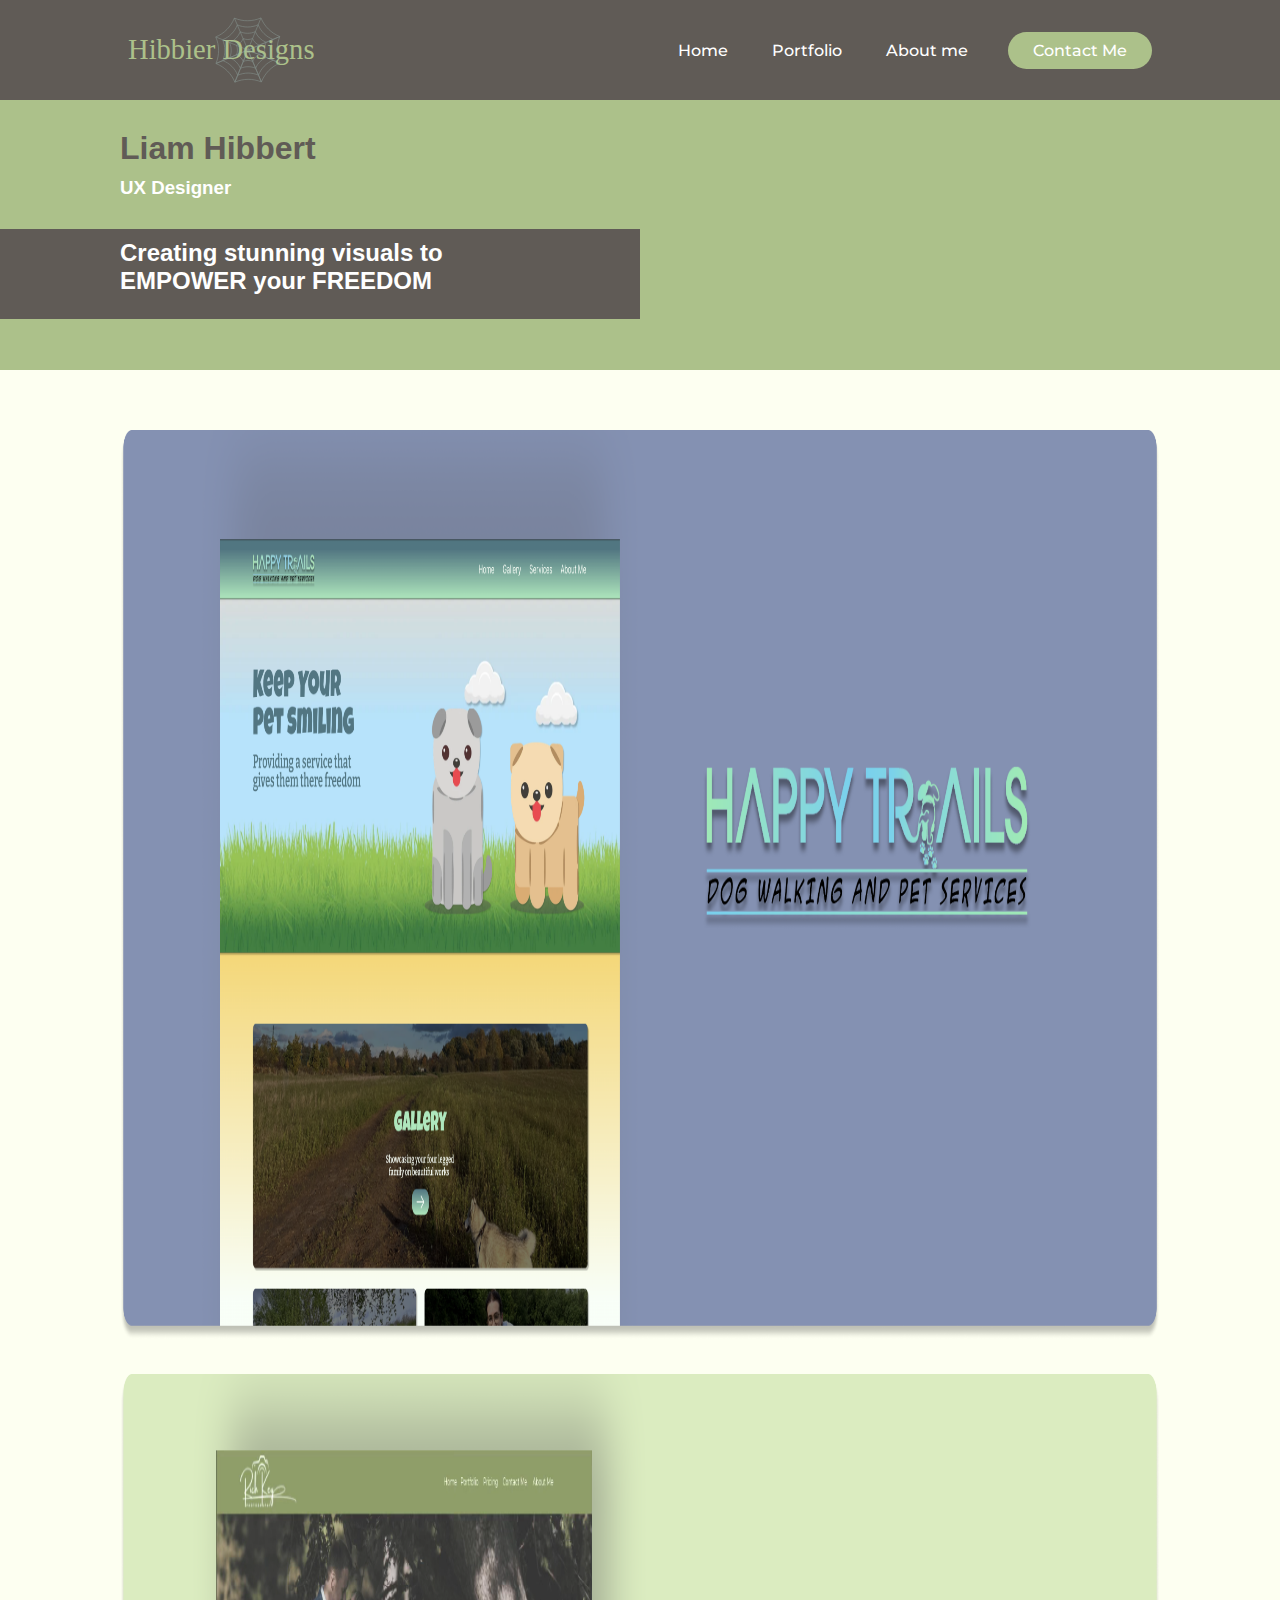
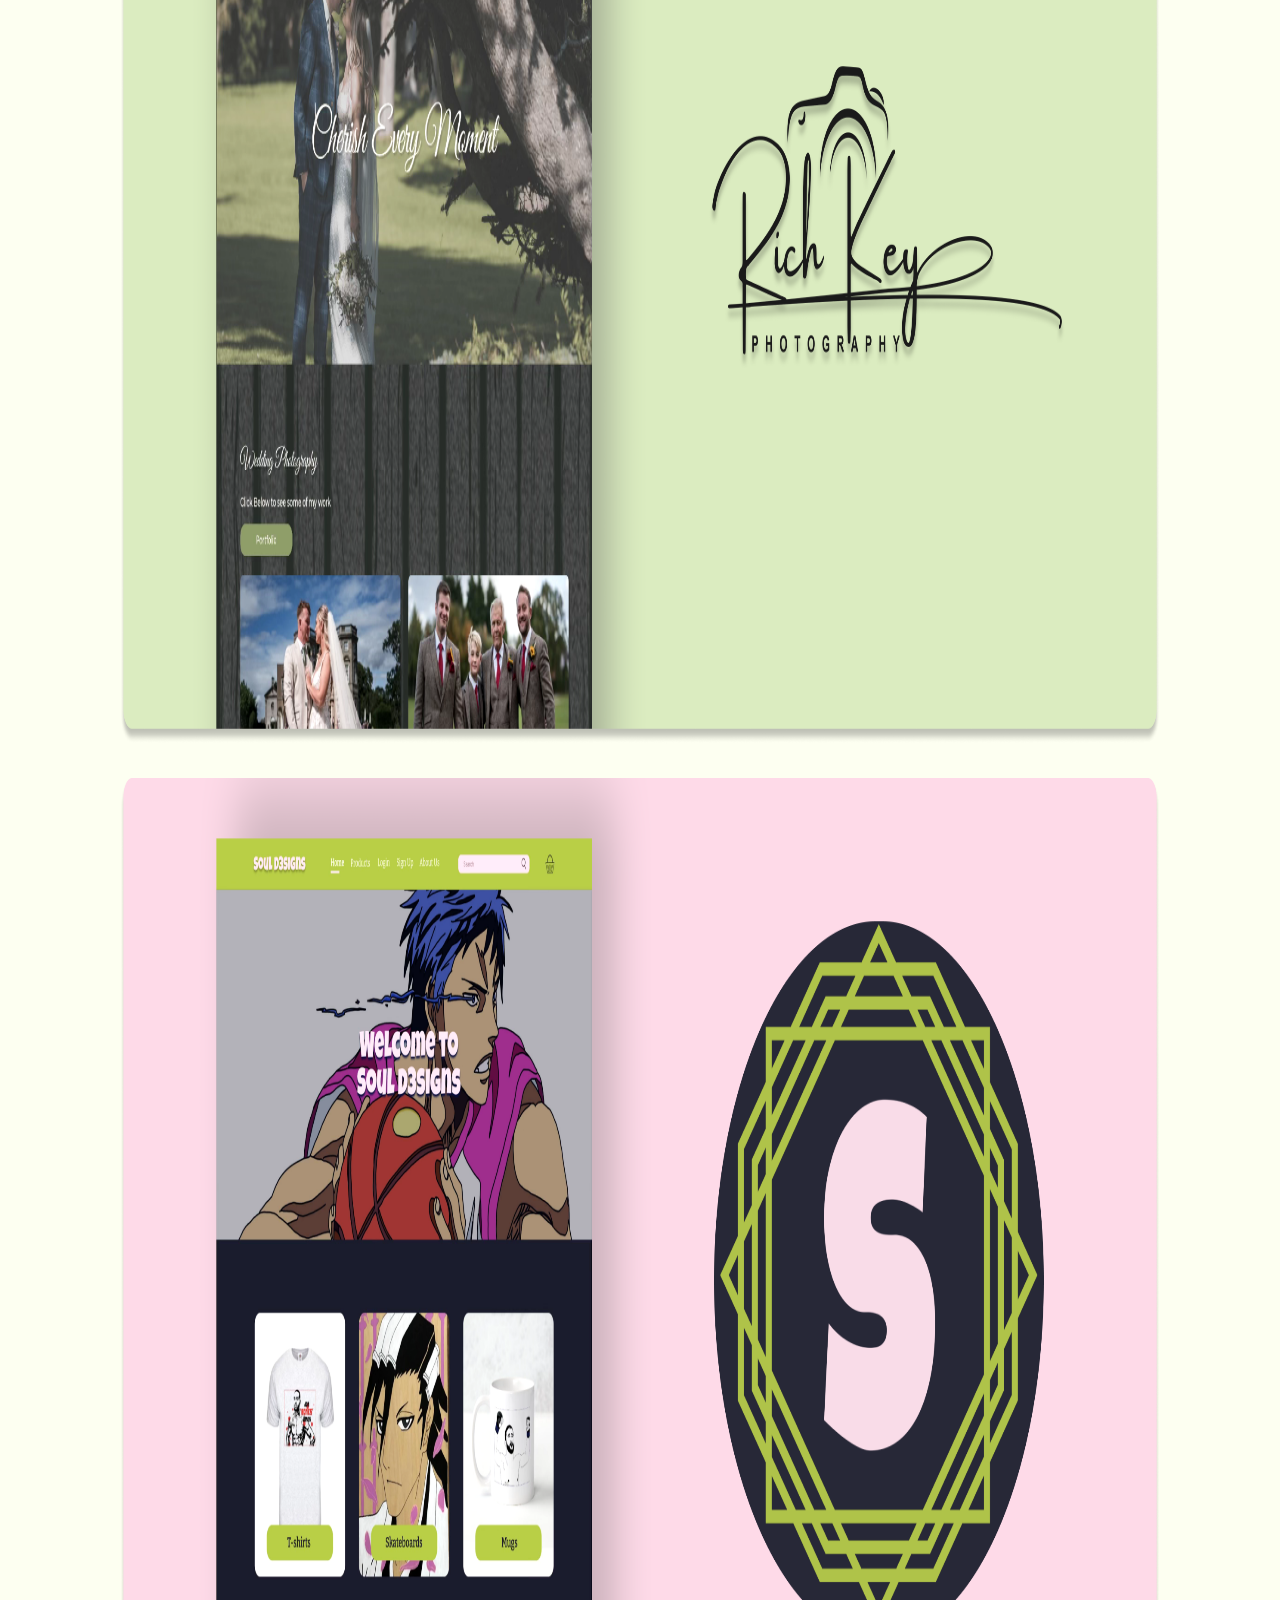
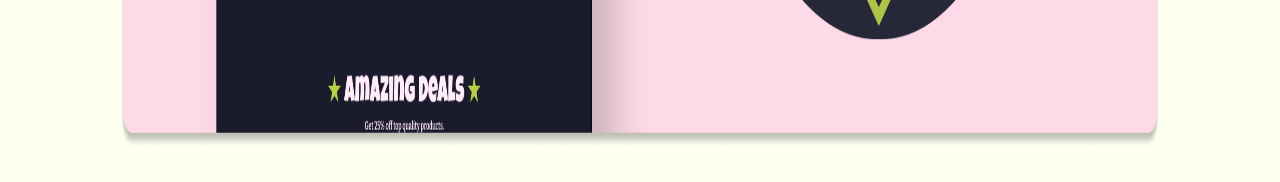
<file: index.html>
<!DOCTYPE html>

<head>
  <title>Hibbier Designs</title>
  <link rel="stylesheet" href="styles.css">
  <style>
    body {
      background-color: #FDFFF1;
    }
  </style>
</head>

<body>

  <header>
    <img class="logo" src="/Images /logo.svg" alt="logo">
    <nav>
      <ul class="nav_links">
        <li><a href="index.html">Home</a></li>
        <li><a href="portfolio.html">Portfolio</a></li>
        <li><a href="aboutme.html">About me </a></li>
      </ul>
    </nav>

    <a class="cta" href="#"><button>Contact Me</button></a>
  </header>
  <div class="box">
    <h1 class="name"> Liam Hibbert</h1>
    <h3 class="role"> UX Designer </h3>
    <h2 class="hook"> Creating stunning visuals to <br> EMPOWER your FREEDOM</h2>
  </div>





  <img class="section1" src="/Images /happytrailcover.png" alt="section">
  <img class="section2" src="/Images /richkeycover.png" alt="section">
  <img class="section3" src="/Images /souldesignscover.png" alt="section">

</body>
</file>
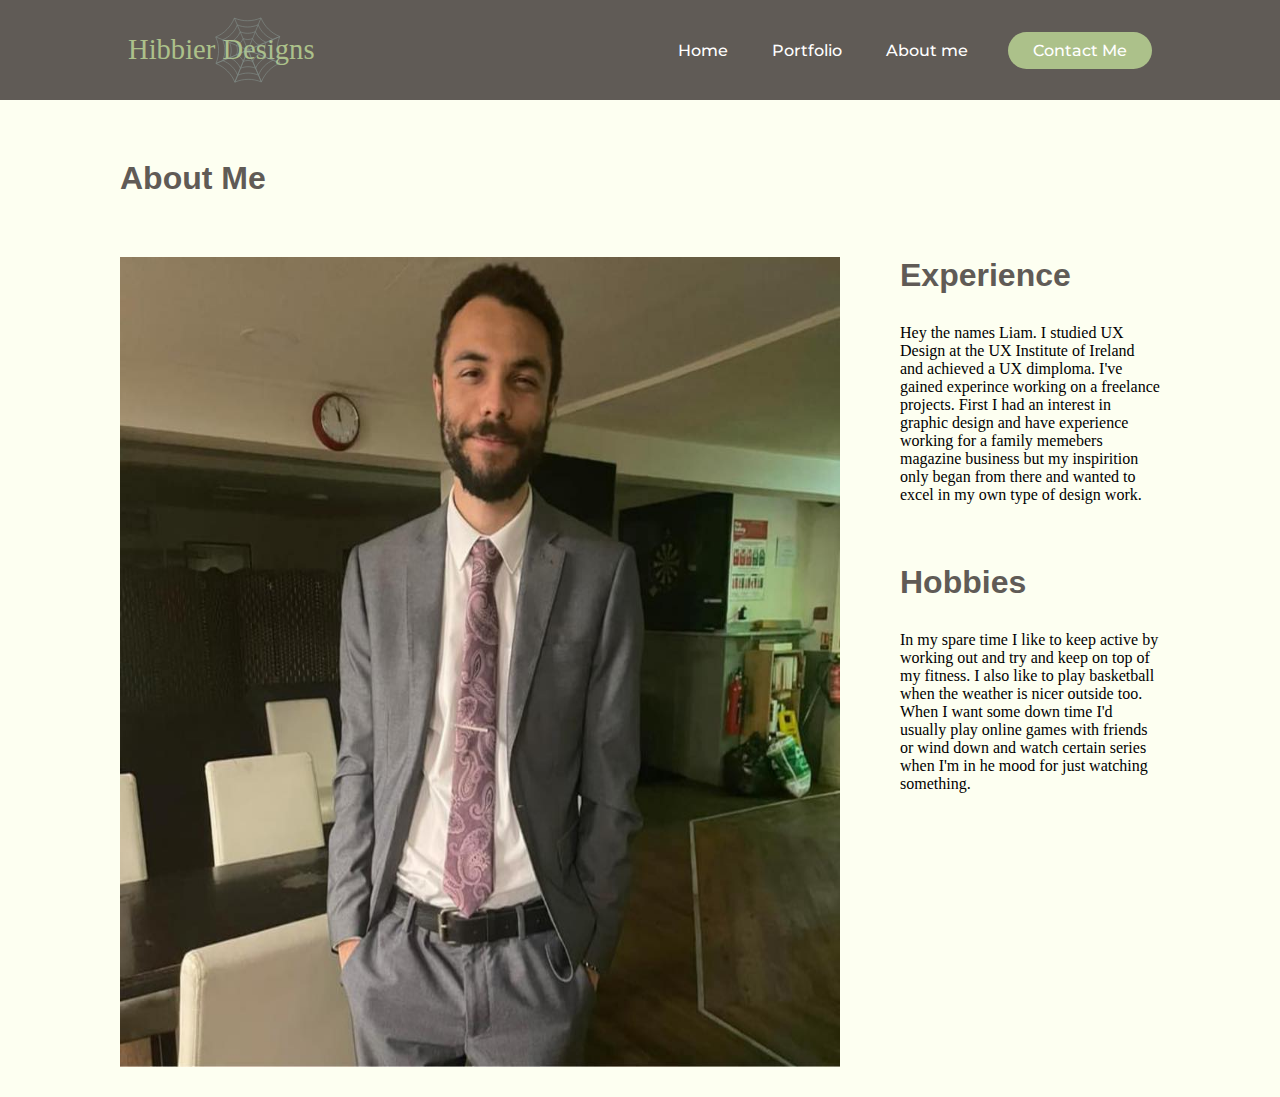
<file: aboutme.html>
<!DOCTYPE html>

<head>
  <title>Hibbier Designs</title>
  <link rel="stylesheet" href="styles.css">
  <style>
    body {
      background-color: #FDFFF1;
    }
  </style>
</head>

<body>
  <header>
    <img class="logo" src="/Images /logo.svg" alt="logo">
    <nav>
      <ul class="nav_links">
        <li><a href="index.html">Home</a></li>
        <li><a href="portfolio.html">Portfolio</a></li>
        <li><a href="aboutme.html">About me </a></li>
      </ul>
    </nav>
    <a class="cta" href="#"><button>Contact Me</button></a>
  </header>
  <h1 class="abouttitle">About Me </h1>
  <img class="me" src="/Images /me.png" alt="section" align="left">
  <h1 class="experience">Experience </h1>
  <p>Hey the names Liam. I studied UX Design at the UX Institute of Ireland and achieved a UX dimploma. I've gained
    experince working on a freelance projects. First I had an interest in graphic design and have experience working for
    a family memebers magazine business but my inspirition only began from there and wanted to excel in my own type of
    design work. </p>
  <h1 class="hobbies">Hobbies </h1>
  <p>In my spare time I like to keep active by working out and try and keep on top of my fitness. I also like to play
    basketball when the weather is nicer outside too. When I want some down time I'd usually play online games with
    friends or wind down and watch certain series when I'm in he mood for just watching something. </p>

</body>
</file>
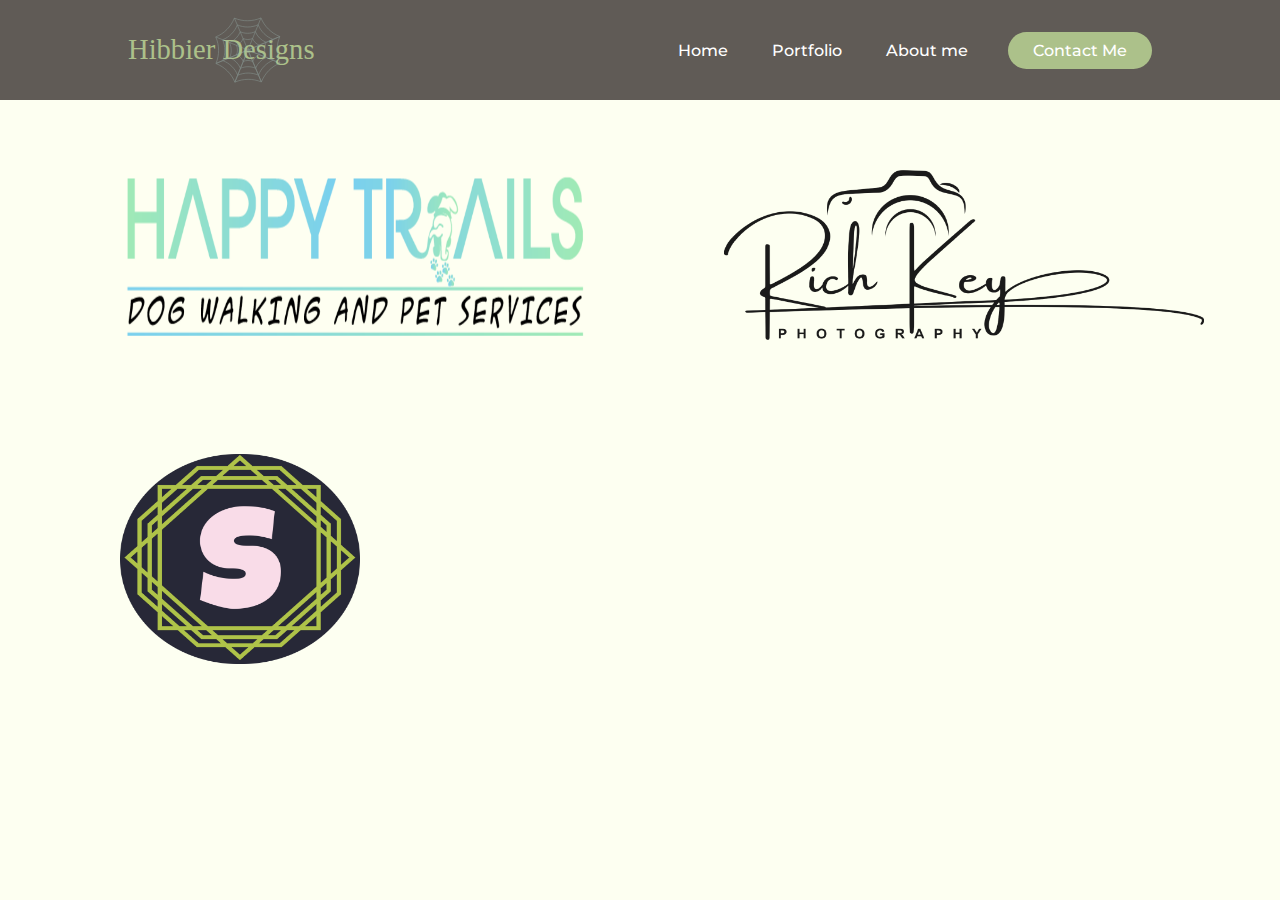
<file: portfolio.html>
<!DOCTYPE html>

<head>
    <title>Hibbier Designs</title>
    <link rel="stylesheet" href="styles.css">
    <style>
        body {
            background-color: #FDFFF1;
        }
    </style>
</head>

<body>
    <header>
        <img class="logo" src="/Images /logo.svg" alt="logo">
        <nav>
            <ul class="nav_links">
                <li><a href="index.html">Home</a></li>
                <li><a href="portfolio.html">Portfolio</a></li>
                <li><a href="aboutme.html">About me </a></li>
            </ul>
        </nav>
        <a class="cta" href="#"><button>Contact Me</button></a>
    </header>


    <main>
        <a href="happytrailspage.html"> <img class="happylogo" src="/Images /happytrailslogo.png" alt="logohappy"></a>
        <a href="rtphotography.html"> <img class="richkeylogo" src="/Images /richkeylogo.png" alt="logohappy"></a>
        <a href="sd3page.html"> <img class="souldesignslogo" src="/Images /souldesignslogo.png" alt="sd3logo"></a>

    </main>
</body>
</file>
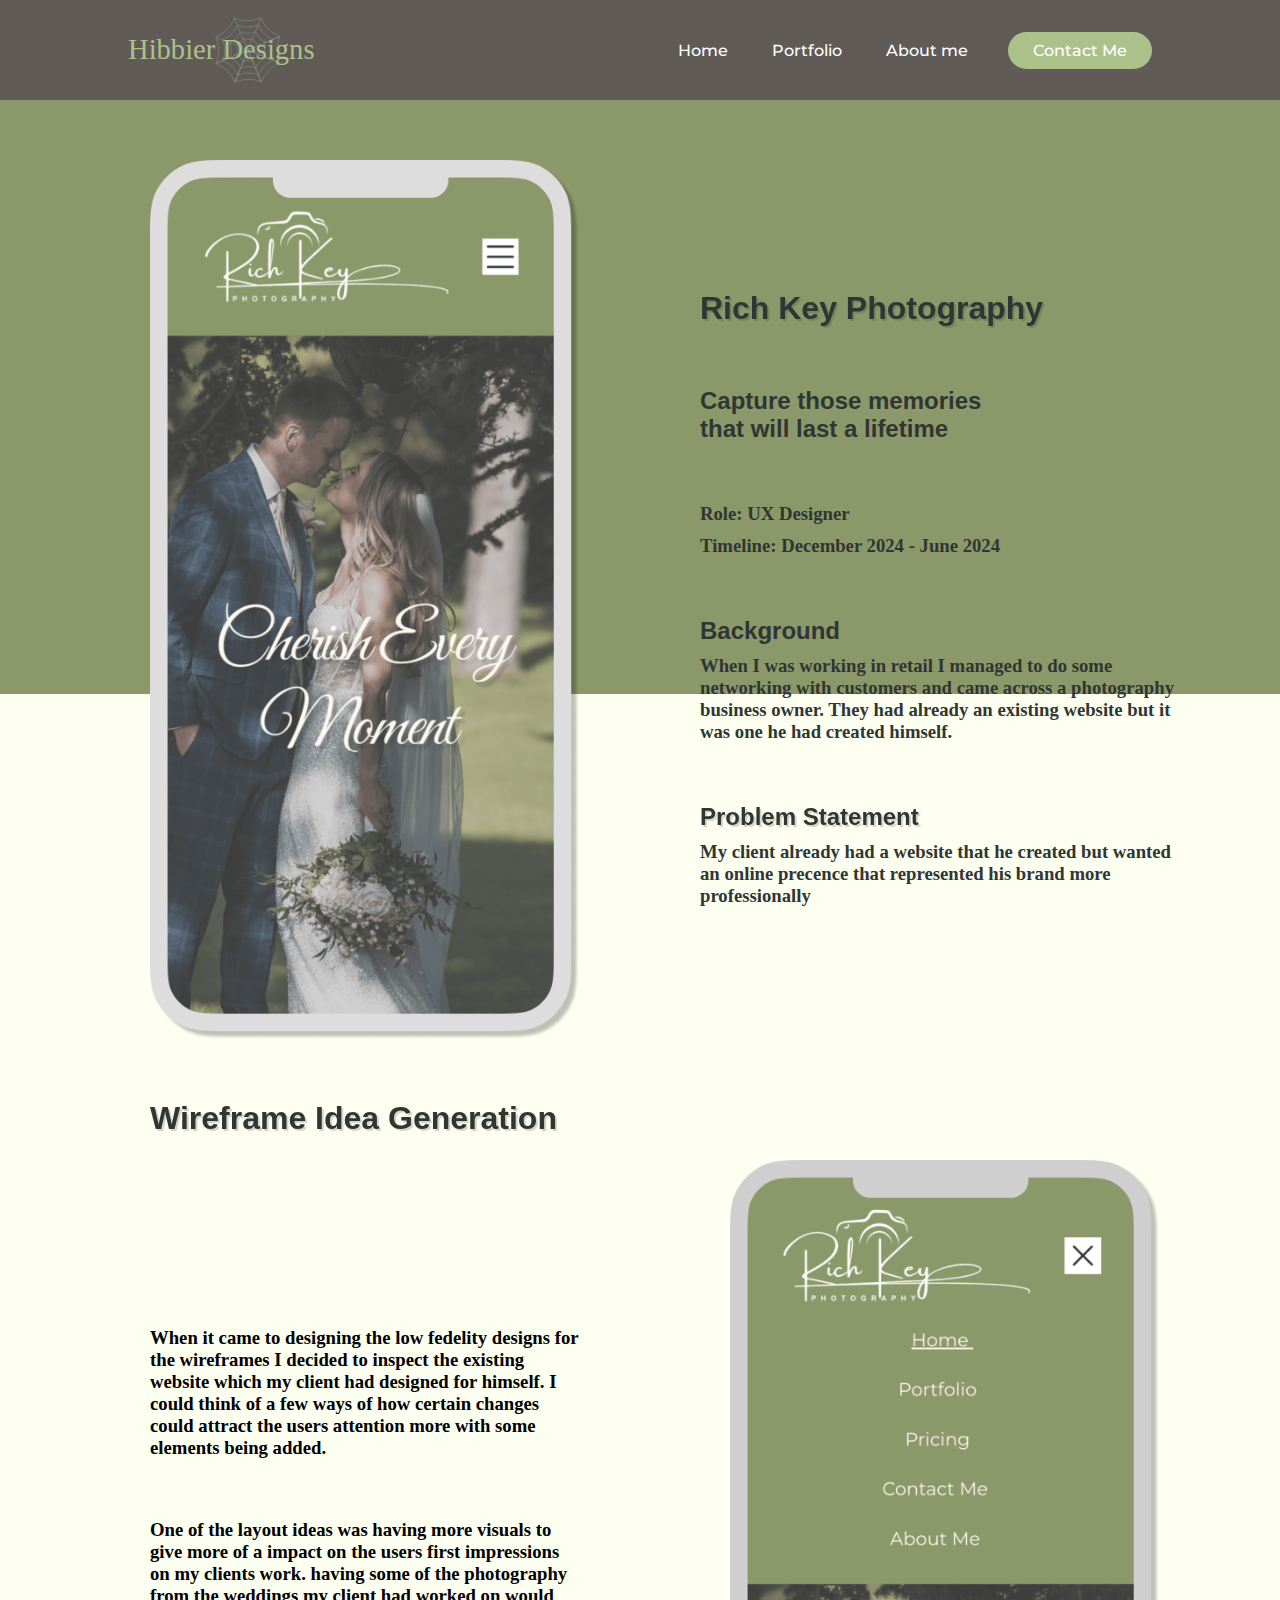
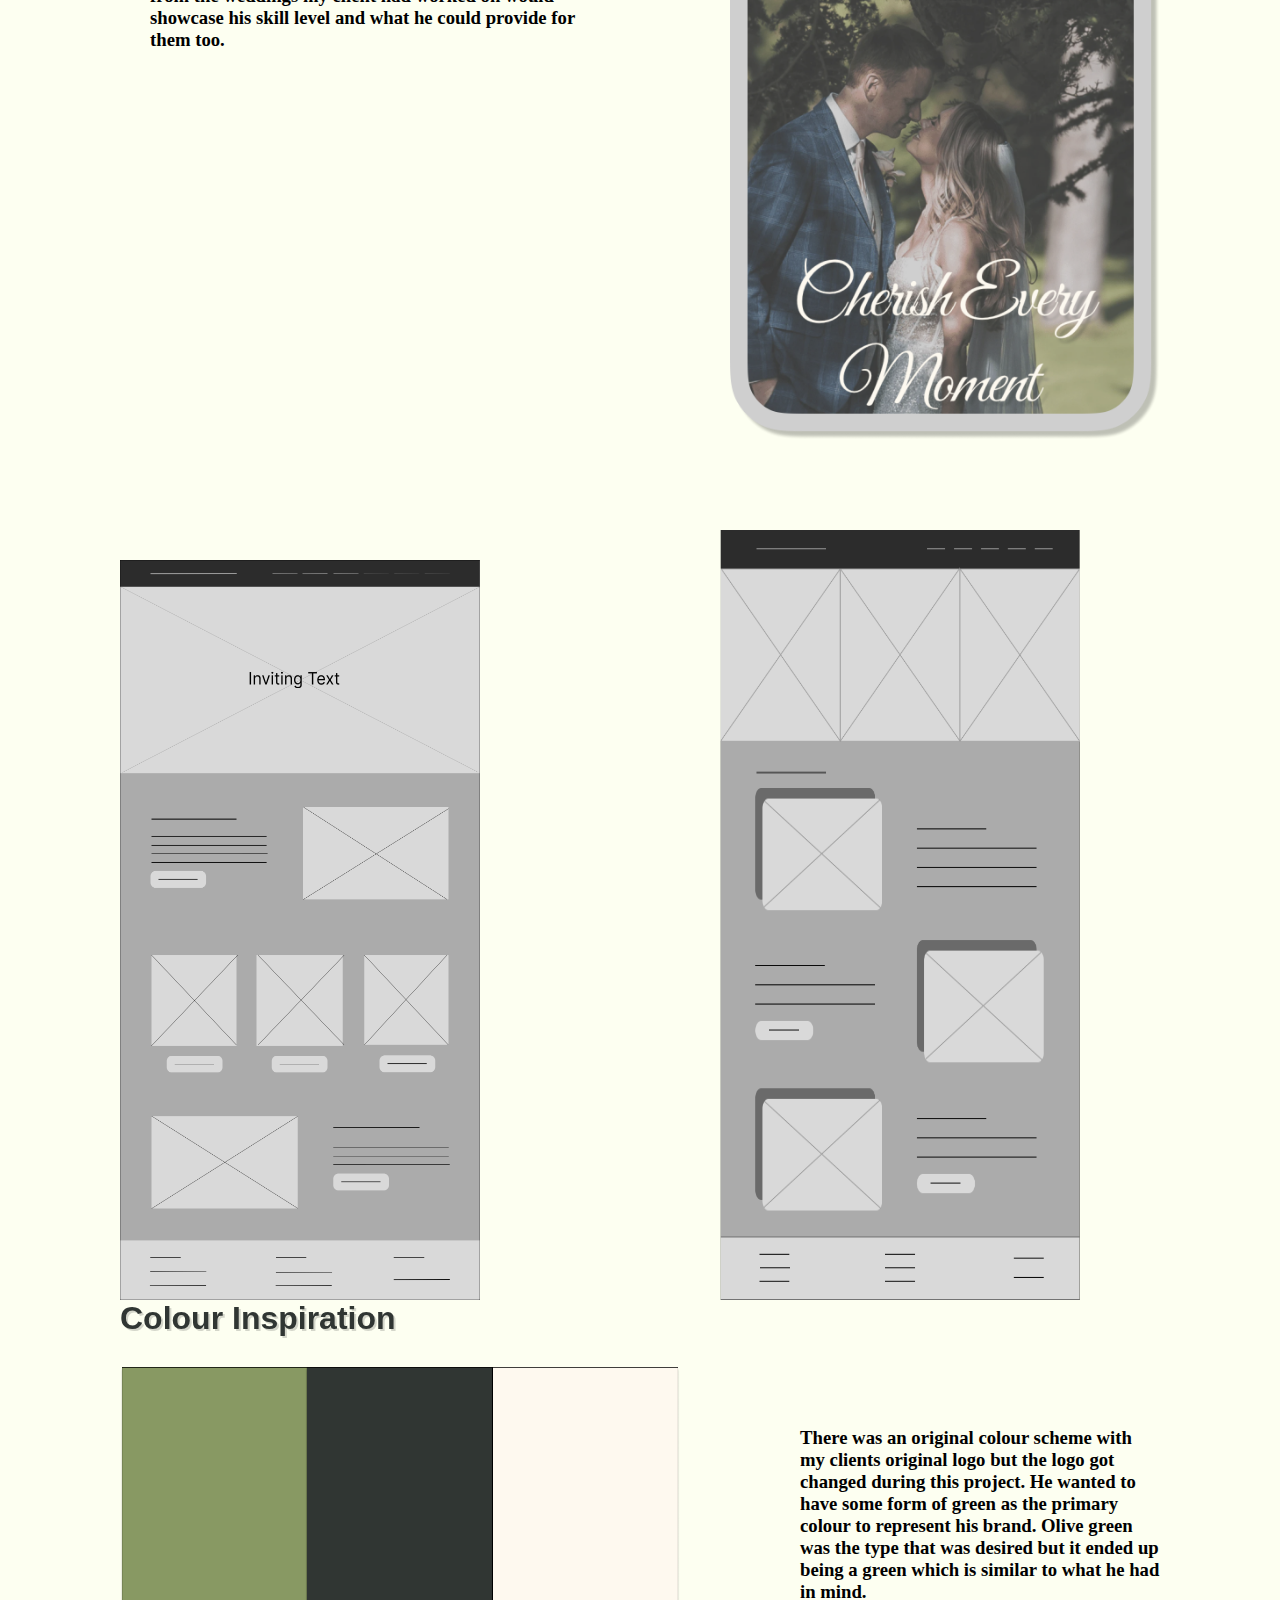
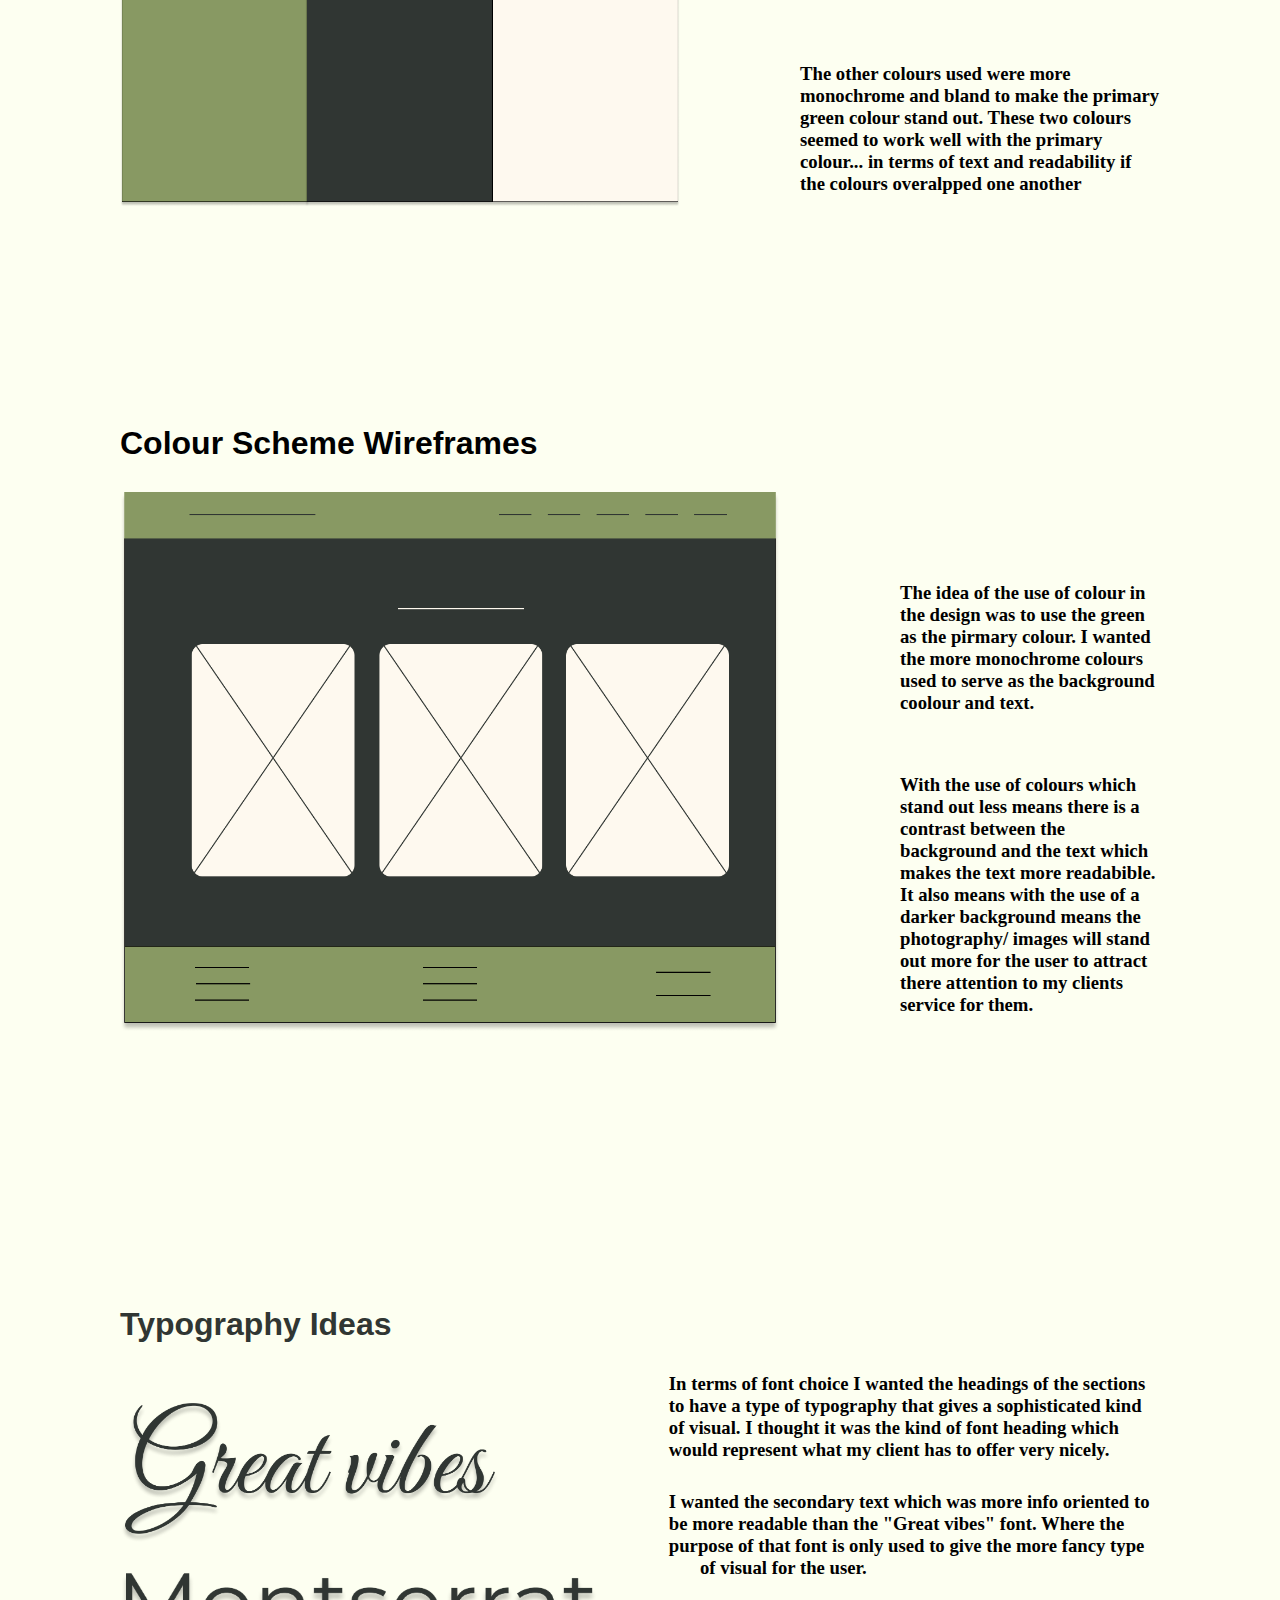
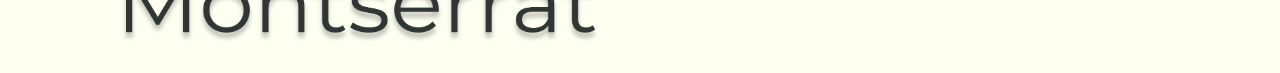
<file: rtphotography.html>
<!DOCTYPE html> 
<head>
<title>Hibbier Designs</title>
<link rel="stylesheet" href="styles.css">
<style>
    body { 
      background-color: #FDFFF1;
    }
</style>
</head>
<body>
   <header> 
    <img class="logo" src="/Images /logo.svg" alt="logo">
    <nav>
        <ul class="nav_links">
        <li><a href="index.html">Home</a></li>
        <li><a href="portfolio.html">Portfolio</a></li>
        <li><a href="aboutme.html">About me </a></li>
     </ul>
    </nav>
    <a class="cta" href="#"><button>Contact Me</button></a>
</header>


<main>
    <div class="richbox"> <img class="richphone" src="/Images /richphone.png" alt="richphone" align="left"> <h1 class="richh1">Rich Key Photography</h1>
        <img class="richphone" src="/Images /richphoneopen.png" alt="richphone" align="right">
        <h2 class="richhook"> Capture those memories <br> that will last a lifetime</h2>
        <h3 class="richrole" > Role: UX Designer </h3>  
        <h3 class="richtimeframe" align="right">Timeline: December 2024 - June 2024 </h3>
         <h2 class ="richbackground">Background </h2>
         <h3 class="richbackinfo">When I was working in retail I managed to do some networking with customers and came across a photography business owner. They had already an existing website but it was one he had created himself. </h3> 
         <h2 class="richproblem">Problem Statement</h1>
         <h3 class ="richstate">My client already had a website that he created but wanted an online precence that represented his brand more professionally </h3>
         <h1 class="richwire">Wireframe Idea Generation </h1>
         <img class="richwireimg" src="/Images /richwireframe1.png" alt="richwirepic" align="left">
         <img class="richwireimg2" src="/Images /richwireframe2.png" alt="richwirepic2" align="left"> 
         <h3 class="richwireinfo">When it came to designing the low fedelity designs for the wireframes I decided to inspect the existing website which my client had designed for himself. I could think of a few ways of how certain changes could attract the users attention more with some elements being added. </h3> 
         <h3 class="richwireinfo2">One of the layout ideas was having more visuals to give more of a impact on the users first impressions on my clients work. having some of the photography from the weddings my client had worked on would showcase his skill level and what he could provide for them too.</h3>
         <h1 class="richcolourh1">Colour Inspiration</h1>
         <img class="richcolourimg" src="Images /richcolour1.png" alt="richcolourpic">
         <h3 class="richcolourinfo">There was an original colour scheme with my clients original logo but the logo got changed during this project. He wanted to have some form of green as the primary colour to represent his brand. Olive green was the type that was desired but it ended up being a green which is similar to what he had in mind. </h3>
         <h3 class="richcolourinfo2">The other colours used were more monochrome and bland to make the primary green colour stand out. These two colours seemed to work well with the primary colour... in terms of text and readability if the colours overalpped one another </h3> 
         <h1 class="richschemeh1">Colour Scheme Wireframes</h1>
         <img class="richwirecolourimg" src="Images /richwirecolourimg.png" alt="richcolourimg">
         <h3 class="richwirecolourinfo">The idea of the use of colour in the design was to use the green as the pirmary colour. I wanted the more monochrome colours used to serve as the background coolour and text. </h3>
         <h3 class="richwirecolourinfo2">With the use of colours which stand out less means there is a contrast between the background and the text which makes the text more readabible. It also means with the use of a darker background means the photography/ images will stand out more for the user to attract there attention to my clients service for them.  </h3>
         <h1 class="richtypeh1">Typography Ideas </h1>
         <img class="richtypeimg" src="Images /GreatVibesFont.png" alt="richtypoimg">
         <img class="richtypeimg2" src="Images /MontserratFont.png" alt="richtypoimg2">
         <h3 class="richtypetext">In terms of font choice I wanted the headings of the sections to have a type of typography that gives a sophisticated kind of visual. I thought it was the kind of font heading which would represent what my client has to offer very nicely.  </h3>
         <h3 class="richtypetext2"> I wanted the secondary text which was more info oriented to be more readable than the "Great vibes" font. Where the purpose of that font is only used to give the more fancy type of visual for the user. </h3>
         
        </div>
          

  </main> 
</body>
</file>
<file: styles.css>
@import url('http://fonts.googleapis.com/css?family=Montserrat:500');

* {
    box-sizing: border-box;
    margin: 0;
    padding: 0;


}

li,
a,
button {
    font-family: "Montserrat", sans-serif;
    font-weight: 500;
    font-size: 16px;
    color: #ffffff;
    text-decoration: none;
}

header {
    display: flex;
    justify-content: flex-end;
    align-items: center;
    padding: 30px 10%;
    background-color: #605B56;
    height: 100px;


}

.logo {
    margin-right: auto;
    height: 250px;
    width: 250px;
    cursor: pointer;

}

.nav_links {
    link-style: none;


}

.nav_links li {
    display: inline-block;
    padding: 0px 20px;
}

.nav_links li a {
    transition: all 0.3s ease 0s;
}

.nav_links li a:hover {
    color: #ACC18A;
}

button {
    margin-left: 20px;
    padding: 9px 25px;
    background-color: #ACC18A;
    border: none;
    border-radius: 50px;
    cursor: pointer;
    transition: all 0.3s ease 0s;
}

button:hover {
    background-color: #90a274;
}

.name {
    text-align: left;
    padding: 30px 120px 10px 120px;
    color: #605B56;
    font-family: "Ribeye", sans-serif;

}

.role {
    text-align: left;
    padding: 0px 0px 30px 120px;
    color: #FFFF;
    font-family: "Ribeye", sans-serif;
}

.hook {
    text-align: left;
    padding: 10px 0px 10px 120px;
    color: #ffff;
    font-family: "Ribeye", sans-serif;
    background-image:
        linear-gradient(90deg, rgb(96, 91, 86), rgb(96, 91, 86));
    width: 50vw;
    height: 10vh;
}

.box {
    width: 100%;
    height: 30vh;
    background-image: linear-gradient(rgb(172, 193, 138), rgb(172, 193, 138));
}


.section1 {
    padding: 60px 120px 30px 120px;
    height: 1000px;
    width: 100%;
}

.section2 {
    padding: 0px 120px 30px 120px;
    height: 1000px;
    width: 100%;
}

.section3 {
    padding: 0px 120px 30px 120px;
    height: 1000px;
    width: 100%;
}

.section1:hover {
    cursor: pointer;
}


h1 {
    text-align: center;
    padding: 3%;
    font-family: "Ribeye", sans-serif;
    text-shadow: #000000;
}


h2 {
    text-align: center;
    font-family: "Montserrat", sans-serif;
}

p {
    padding: 30px 120px 60px 120px;

}

.happylogo {
    padding: 60px 0px 0px 120px;
    height: 260px;
    width: 600px;
    cursor: pointer;

}

.happybox {
    width: 100%;
    height: 62vh;
    background-image: linear-gradient(rgb(253, 255, 241), rgb(121, 208, 242));
}

.happyh1 {
    text-align: left;
    padding: 190px 120px 0px 120px;
    background-image:
        linear-gradient(30deg, rgb(70, 119, 131), rgb(158, 231, 183));
    background-clip: text;
    color: transparent;
    display: inline block;
    filter: drop-shadow(2.5px 2.5px #3333)
}

.happyhook {
    text-align: left;
    padding: 120px 10px 0px 10px;
    color: #605B56;
    font-family: "Ribeye", sans-serif;
}

.happyphone {
    padding: 60px 60px 60px 150px;
    height: 1000px;
    width: 700px;
}

.happyjobrole {
    text-align: left;
    padding: 60px 30px 0px 30px;
    color: #605B56;
}

.happytimeframe {
    padding: 10px 0px;
    text-align: right;
    display: inline-block;
    color: #605B56;
}

.happystatement {
    text-align: left;
    padding: 30px 20px 0px 120px;
    background-image:
        linear-gradient(0deg, rgb(186, 203, 150), rgb(70, 119, 131));
    background-clip: text;
    color: transparent;
    display: inline block;
    filter: drop-shadow(2px 2px #3333);
}

.happybackground {
    text-align: left;
    padding: 90px 0px 0px 150px;
    background-image:
        linear-gradient(0deg, rgb(186, 203, 150), rgb(70, 119, 131));
    background-clip: text;
    color: transparent;
    display: inline block;
    filter: drop-shadow(2px 2px #3333);
}

.happyvan {
    float: right;
    width: 30%;
    padding: 0px 150px 0px 0px;
    height: 600px;
    width: 700px;
}

.happychart {
    padding: 30px 0px 0px 120px;
    height: 300px;
    width: 900px;
}

.happyplan {
    text-align: left;
    padding: 60px 0px 0px 150px;
    background-image:
        linear-gradient(0deg, rgb(186, 203, 150), rgb(70, 119, 131));
    background-clip: text;
    color: transparent;
    display: inline block;
    filter: drop-shadow(2px 2px #3333);
}

.happyresearch {
    text-align: left;
    padding: 120px 0px 0px 150px;
    background-image:
        linear-gradient(0deg, rgb(186, 203, 150), rgb(70, 119, 131));
    background-clip: text;
    color: transparent;
    display: inline block;
    filter: drop-shadow(2px 2px #3333);
}

.dogfindings {
    padding: 60px 150px 60px 150px;
    height: 1000px;
    width: 100%;
}

.wireframebox1 {
    width: 100%;
    height: 98vh;
    background-image: linear-gradient(rgb(121, 208, 242), rgb(158, 233, 183));
}

.happyframe {
    padding: 50px 120px 0px 150px;
    height: 1080px;

}

.happyframeh1 {
    padding: 150px 0px 0px 120px;
    text-align: left;
    color: #FDFFF1;
    filter: drop-shadow(2px 2px #3333);

}

.wireframeinfo {
    padding: 30px 0px 0px 120px;
    text-align: left;
    color: #605B56;
    filter: drop-shadow(1px 1px #3333);
}


.richkeylogo {
    padding: 20px 0px 20px 120px;
    height: 210px;
    width: 600px;
    cursor: pointer;
}

.richbox {
    width: 100%;
    height: 66vh;
    background-image: linear-gradient(rgb(139, 152, 105), rgb(139, 152, 105));
}

.richphone {
    padding: 60px 120px 60px 150px;
    height: 1000px;
    width: 700px;
}

.richphoneopen {
    position: relative;
    top: 0px; 
    padding: 0px 0px 0px 0px;
    height: 1000px;
    width: 700px;

}

.richh1 {
    text-align: left;
    padding: 190px 120px 0px 120px;
    color: #303633;;
    display: inline block;
    filter: drop-shadow(2.5px 2.5px #3333)
}

.richhook {
    text-align: left;
    padding: 60px 10px 0px 10px;
    color: #303633;
    font-family: "Ribeye", sans-serif;

}

.richrole {
    text-align: left;
    padding: 60px 30px 0px 30px;
    color: #303633;
}

.richtimeframe {
    text-align: left;
    padding: 10px 30px 0px 30px;
    color: #303633;
}

.richbackground {
    text-align: left;
    padding: 60px 30px 0px 30px;
    color: #303633;
    font-family: "Ribeye", sans-serif;
}

.richbackinfo {
    text-align: left;
    padding: 10px 90px 0px 30px;
    color: #303633;
}

.richproblem {
    text-align: left;
    padding: 60px 120px 0px 120px;
    color: #303633;
    display: inline block;
    filter: drop-shadow(2.5px 2.5px #3333);
    font-family: "Ribeye", sans-serif;
}

.richstate {
    text-align: left;
    padding: 10px 90px 0px 90px;
    color: #303633
    
}

.richwire {
    text-align: left;
    padding: 180px 120px 0px 150px;
    color: #303633;
    display: inline block;
    filter: drop-shadow(2.5px 2.5px #3333)
}

.richwireimg {
    align: left; 
    padding: 60px 120px 0px 120px; 
    height: 800px; 
    width: 600px; 
}

.richwireimg2 {
    align: left; 
    padding: 30px 120px 0px 120px; 
    height: 800px;
    width: 600px;
}

.richwireinfo {
    text-align: left; 
    padding: 190px 150px 0px 150px; 
}

.richwireinfo2 {
    text-align: left; 
    padding: 60px 150px 60px 150px;
}

.richcolourh1 {
    text-align: left;
    padding: 500px 120px 0px 120px; 
    color: #303633;
    display: inline block; 
    filter: drop-shadow(2.5px 2.5px #3333) 
}

.richcolourimg {
    float: left; 
    padding: 30px 120px 30px 120px; 
    height: 500px; 
    width: 800px; 
}

.richcolourinfo {
    text-align: left;
    padding: 90px 120px 30px 120px; 
}

.richcolourinfo2 {
    text-align: left;
    padding: 30px 120px 30px 120px;
}

.richschemeh1 {
    text-align: left; 
    padding: 200px 120px 0px 120px; 
}

.richwirecolourimg {
    float: left; 
    padding: 30px 120px 30px 120px; 
    height: 600px;
    width: 900px; 
}

.richwirecolourinfo {
    text-align: left; 
    padding: 120px 120px 30px 120px; 
}

.richwirecolourinfo2 {
    text-align: left; 
    padding: 30px 120px 30px 120px; 
}

.richtypeh1 {
    text-align: left;
    color: #303633; 
    padding: 260px 120px 30px 120px;  
}

.richtypeimg {
    float: left; 
    padding: 30px 170px 30px 120px; 
    height: 200px; 
}

.richtypeimg2 {
    float: left; 
    padding: 0px 100px 30px 120px; 
    height: 100px; 
    width: 700px; 
}

.richtypetext {
    text-align: left; 
    padding: 0px 120px 0px 120px; 
}

.richtypetext2 {
        text-align: left; 
        padding: 30px 120px 0px 120px; 
    }





.souldesignslogo {
    padding: 90px 0px 0px 120px;
    height: 300px;
    width: 360px;
    cursor: pointer;
}

.soulphone {
    padding: 60px 60px 60px 150px;
    height: 1000px;
    width: 600px;
}

.soulheading {
    text-align: left;
    padding: 190px 120px 0px 120px;
    color: #272838;
}

.soulhook {
    text-align: left;
    padding: 60px 10px 0px 10px;
    color: #272838;
}

.happybackinfo {
    padding: 30px 0px 0px 150px
}



.me {
    padding: 60px 60px 30px 120px;
    height: 900px;
    width: 900px;

}

.abouttitle {
    text-align: left;
    padding: 60px 120px 0px 120px;
    color: #605B56;

}

.experience {
    text-align: left;
    padding: 60px 120px 0px 120px;
    color: #605B56;
}

.hobbies {
    text-align: left;
    padding: 0px 10px 0px 120px;
    color: #605B56;
}
</file>
